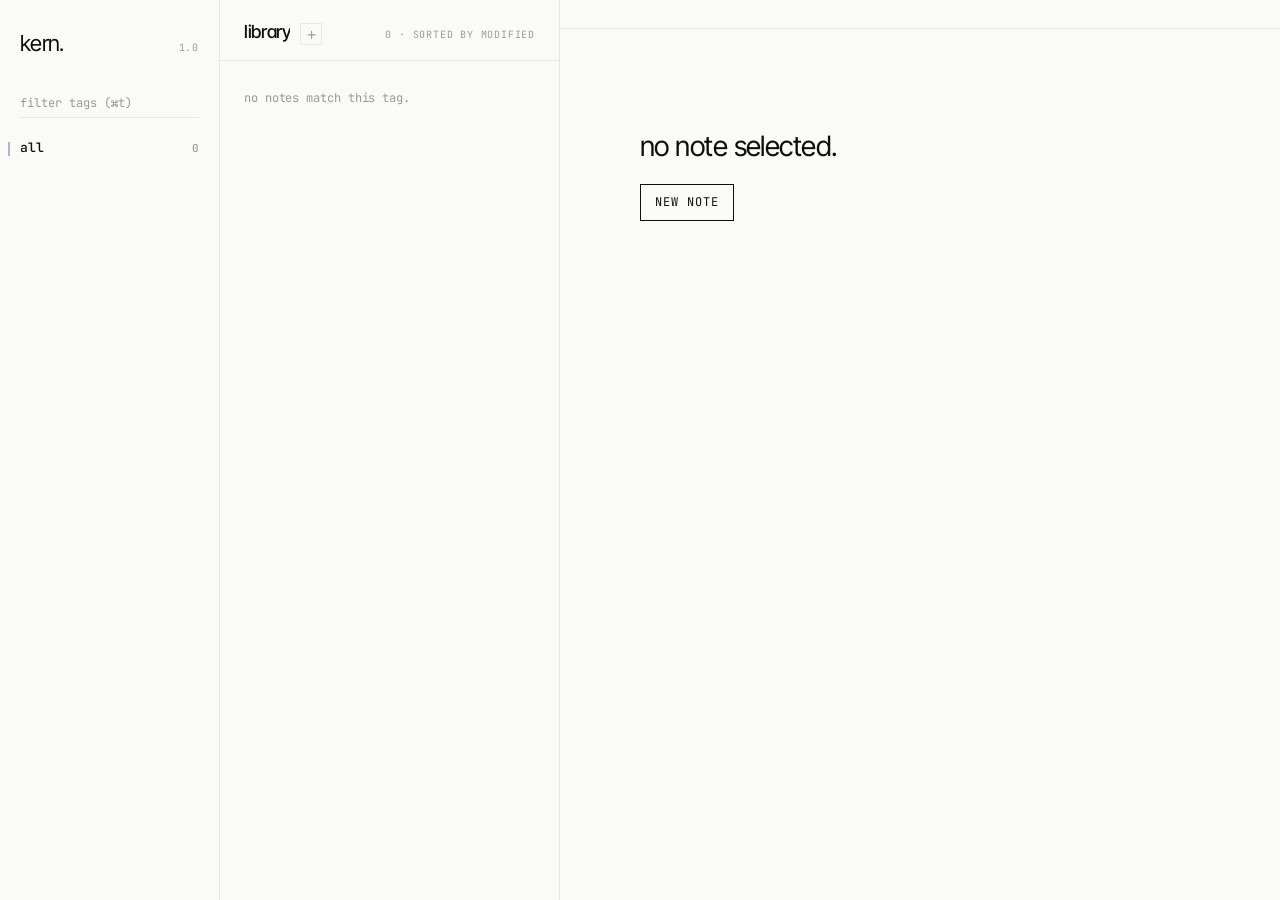
<file: index.html>
<!DOCTYPE html>
<html lang="en">
<head>
<meta charset="UTF-8">
<meta name="viewport" content="width=device-width, initial-scale=1">
<title>kern</title>
<meta name="description" content="A quiet note-taking app.">
<link rel="preconnect" href="https://fonts.googleapis.com">
<link rel="preconnect" href="https://fonts.gstatic.com" crossorigin>
<link href="https://fonts.googleapis.com/css2?family=Inter+Tight:wght@300;400;500;600&family=JetBrains+Mono:wght@400;500&display=swap" rel="stylesheet">
<link rel="stylesheet" href="styles.css">
</head>
<body data-theme="light">

<div class="kern kd" id="kd" role="application" aria-label="Kern">
  <aside class="kd-col kd-side" id="sidebar" aria-label="Tags"></aside>
  <section class="kd-col kd-list" id="list" aria-label="Notes"></section>
  <main class="kd-col kd-edit" aria-label="Editor">
    <div class="kd-edit-bar" id="editor-bar"></div>
    <div class="kd-edit-body" id="editor-body"></div>
    <aside class="kd-info-panel" id="info-panel" aria-label="Note info" hidden></aside>
  </main>
</div>

<script type="module" src="app.js"></script>

</body>
</html>
</file>
<file: styles.css>
/* ============================================================
   Kern — ERIAD tokens + editor + three-pane layout.
   90% neutral, 10% lavender. Hairlines, no shadows, no radii.
   ============================================================ */

:root {
  /* Base */
  --ink:        #0E0E10;
  --paper:      #FAFAF7;
  --mid:        #6B6B70;

  --paper-2:    #F2F2EE;
  --paper-3:    #E8E8E3;
  --ink-2:      #1A1A1D;
  --ink-3:      #2A2A2E;

  --lavender:   #B8B0D6;
  --electric:   #0057FF;

  /* Semantic — light */
  --bg:         var(--paper);
  --bg-raised:  var(--paper-2);
  --fg:         var(--ink);
  --fg-2:       var(--mid);
  --fg-3:       #9A9A9E;
  --rule:       var(--paper-3);
  --accent:     var(--lavender);
  --cursor:     var(--lavender);

  /* Type */
  --font-display: 'Inter Tight', 'Söhne', 'Neue Haas Grotesk', system-ui, sans-serif;
  --font-body:    'Inter Tight', 'Söhne', system-ui, sans-serif;
  --font-mono:    'JetBrains Mono', 'Söhne Mono', ui-monospace, monospace;

  /* Motion */
  --ease:       cubic-bezier(0.22, 1, 0.36, 1);
  --dur-fast:   200ms;
  --dur:        400ms;
  --dur-slow:   600ms;
}

[data-theme="dark"] {
  --bg:         var(--ink);
  --bg-raised:  var(--ink-2);
  --fg:         var(--paper);
  --fg-2:       #A0A0A4;
  --fg-3:       #6B6B70;
  --rule:       var(--ink-3);
  --accent:     var(--lavender);
  --cursor:     var(--lavender);
}

/* ---------- Base ---------- */
* { box-sizing: border-box; }
html, body {
  margin: 0;
  padding: 0;
  width: 100%;
  height: 100%;
  overflow: hidden;
  font-family: var(--font-body);
  font-size: 17px;
  line-height: 1.55;
  letter-spacing: -0.005em;
  color: var(--fg);
  background: var(--bg);
  -webkit-font-smoothing: antialiased;
  text-rendering: optimizeLegibility;
  font-feature-settings: "ss01", "cv11";
}

button {
  font: inherit;
  color: inherit;
  background: none;
  border: 0;
  padding: 0;
  cursor: pointer;
}

::selection {
  background: color-mix(in srgb, var(--accent) 40%, transparent);
  color: var(--fg);
}

/* ============================================================
   Three-pane layout — fills the viewport
   ============================================================ */
.kern.kd {
  width: 100%;
  height: 100%;
  display: grid;
  grid-template-columns: 220px 340px 1fr;
  background: var(--bg);
  color: var(--fg);
  font-family: var(--font-body);
  overflow: hidden;
  transition: grid-template-columns var(--dur) var(--ease);
}
.kd > * { min-height: 0; min-width: 0; overflow: hidden; }
.kd-col {
  border-right: 1px solid var(--rule);
  display: flex;
  flex-direction: column;
  min-height: 0;
  min-width: 0;
}
.kd-col:last-child { border-right: none; }

/* ─── Sidebar ─── */
.kd-side {
  padding: 18px 20px 20px;
  overflow: auto;
  transition: opacity var(--dur) var(--ease);
}
.kd-brand {
  display: flex;
  align-items: baseline;
  justify-content: space-between;
  margin: 8px 0 28px;
  font-family: var(--font-display);
  font-size: 22px;
  letter-spacing: -0.03em;
  font-weight: 400;
  color: var(--fg);
}
.kd-brand .ver {
  font-family: var(--font-mono);
  font-size: 10px;
  color: var(--fg-3);
  text-transform: uppercase;
  letter-spacing: 0.08em;
}

/* Tag filter input (Cmd+T) — mono with a hairline underline. */
.kd-side-filter {
  margin: 0 0 16px;
  border-bottom: 1px solid var(--rule);
  transition: border-color var(--dur-fast) var(--ease);
}
.kd-side-filter input {
  width: 100%;
  padding: 6px 0;
  border: 0;
  outline: 0;
  background: transparent;
  color: var(--fg);
  font-family: var(--font-mono);
  font-size: 12px;
  letter-spacing: 0;
}
.kd-side-filter input::placeholder { color: var(--fg-3); }
.kd-side-filter:focus-within,
.kd-side-filter.has-value { border-bottom-color: var(--accent); }

.kd-side h2 {
  font-family: var(--font-mono);
  font-size: 10px;
  text-transform: uppercase;
  letter-spacing: 0.1em;
  font-weight: 500;
  color: var(--fg-3);
  margin: 0 0 10px;
  padding-top: 18px;
  border-top: 1px solid var(--rule);
}
.kd-side h2:first-of-type {
  border-top: none;
  padding-top: 0;
}

.kd-side .row {
  position: relative;
  display: flex;
  justify-content: space-between;
  align-items: baseline;
  padding: 4px 0;
  font-family: var(--font-mono);
  font-size: 13px;
  letter-spacing: 0;
  color: var(--fg);
  cursor: pointer;
  transition: color var(--dur-fast) var(--ease);
}
.kd-side .row:hover { color: var(--fg); }
.kd-side .row.sel { color: var(--fg); font-weight: 500; }
.kd-side .row.sel::before {
  content: '';
  position: absolute;
  left: -12px;
  top: 8px;
  width: 2px;
  height: 14px;
  background: var(--accent);
}
.kd-side .row.nested {
  padding-left: 14px;
  color: var(--fg-2);
  font-size: 12px;
}
.kd-side .row .c {
  color: var(--fg-3);
  font-size: 11px;
}
.kd-side .row.pin {
  font-family: var(--font-body);
  font-size: 13px;
  color: var(--fg);
  padding: 6px 0;
  border-bottom: 1px solid var(--rule);
  letter-spacing: -0.005em;
  display: block;
  white-space: nowrap;
  overflow: hidden;
  text-overflow: ellipsis;
}
.kd-side .row.pin:last-of-type { border-bottom: none; }
.kd-side .row.sel-pin {
  color: var(--fg);
  font-weight: 500;
}

/* ─── Note list ─── */
.kd-list {
  overflow: auto;
  transition: opacity var(--dur) var(--ease);
}
.kd-list-head {
  padding: 18px 24px 14px;
  display: flex;
  align-items: baseline;
  justify-content: space-between;
  border-bottom: 1px solid var(--rule);
  background: var(--bg);
  position: sticky;
  top: 0;
  z-index: 1;
  gap: 12px;
}
.kd-list-head .head-l {
  display: flex;
  align-items: baseline;
  gap: 10px;
  min-width: 0;
}
.kd-list-head .title {
  font-family: var(--font-display);
  font-size: 18px;
  letter-spacing: -0.02em;
  font-weight: 500;
  color: var(--fg);
  white-space: nowrap;
  overflow: hidden;
  text-overflow: ellipsis;
}
.kd-list-head .new {
  font-family: var(--font-display);
  font-size: 18px;
  font-weight: 300;
  color: var(--fg-3);
  line-height: 1;
  width: 22px;
  height: 22px;
  display: inline-flex;
  align-items: center;
  justify-content: center;
  border: 1px solid var(--rule);
  transition: color var(--dur-fast) var(--ease), border-color var(--dur-fast) var(--ease);
  cursor: pointer;
  transform: translateY(2px);
}
.kd-list-head .new:hover {
  color: var(--fg);
  border-color: var(--fg);
}
.kd-list-head .meta {
  font-family: var(--font-mono);
  font-size: 10px;
  text-transform: uppercase;
  letter-spacing: 0.08em;
  color: var(--fg-3);
  white-space: nowrap;
}
.kd-empty-list {
  padding: 28px 24px;
  font-family: var(--font-mono);
  font-size: 12px;
  color: var(--fg-3);
}

.kd-list-row {
  padding: 16px 24px 18px;
  border-bottom: 1px solid var(--rule);
  position: relative;
  cursor: pointer;
  transition: background var(--dur-fast) var(--ease);
}
.kd-list-row:hover { background: color-mix(in srgb, var(--bg-raised) 60%, transparent); }
.kd-list-row.sel { background: var(--bg-raised); }
.kd-list-row.sel::before {
  content: '';
  position: absolute;
  left: 0;
  top: 0;
  bottom: 0;
  width: 2px;
  background: var(--accent);
}
.kd-list-row .t {
  font-family: var(--font-display);
  font-size: 15px;
  font-weight: 500;
  letter-spacing: -0.01em;
  line-height: 1.25;
  color: var(--fg);
  margin: 0 0 4px;
  padding-right: 18px;
  white-space: nowrap;
  overflow: hidden;
  text-overflow: ellipsis;
}
.kd-list-row .e {
  font-family: var(--font-body);
  font-size: 13px;
  color: var(--fg-2);
  line-height: 1.4;
  margin: 0;
  display: -webkit-box;
  -webkit-line-clamp: 2;
  -webkit-box-orient: vertical;
  overflow: hidden;
  letter-spacing: -0.003em;
}
.kd-list-row .m {
  display: flex;
  gap: 14px;
  font-family: var(--font-mono);
  font-size: 10px;
  color: var(--fg-3);
  margin-top: 8px;
  text-transform: uppercase;
  letter-spacing: 0.06em;
}
.kd-list-row .pin-slot {
  position: absolute;
  top: 17px;
  right: 18px;
  width: 14px;
  height: 14px;
  border-radius: 50%;
  background: transparent;
  border: 1px solid transparent;
  cursor: pointer;
  transition: border-color var(--dur-fast) var(--ease), background var(--dur-fast) var(--ease);
}
.kd-list-row:hover .pin-slot {
  border-color: var(--rule);
}
.kd-list-row .pin-slot.on {
  border-color: transparent;
  background: radial-gradient(circle, var(--accent) 0 3px, transparent 3.5px);
}

/* ─── Editor ─── */
.kd-edit {
  display: flex;
  flex-direction: column;
  overflow: hidden;
  position: relative;
}
.kd-edit-bar {
  display: flex;
  justify-content: space-between;
  align-items: center;
  padding: 14px 32px;
  border-bottom: 1px solid var(--rule);
  font-family: var(--font-mono);
  font-size: 10px;
  text-transform: uppercase;
  letter-spacing: 0.08em;
  color: var(--fg-3);
  gap: 24px;
  flex-wrap: wrap;
  transition: opacity var(--dur) var(--ease);
}
.kd-edit-bar .tags {
  display: flex;
  gap: 14px;
  flex-wrap: wrap;
  min-width: 0;
}
.kd-edit-bar .tags span { white-space: nowrap; }
.kd-edit-bar .tags .sep { color: var(--fg-3); opacity: 0.5; }
.kd-edit-bar .tools {
  display: flex;
  gap: 4px;
  align-items: center;
  flex-shrink: 0;
}
.kd-edit-bar .tools button {
  padding: 4px 10px;
  color: var(--fg-3);
  font-family: inherit;
  font-size: inherit;
  letter-spacing: inherit;
  text-transform: inherit;
  transition: color var(--dur-fast) var(--ease);
  cursor: pointer;
  border-radius: 0;
}
.kd-edit-bar .tools button:hover { color: var(--fg); }
.kd-edit-bar .tools button.on { color: var(--fg); }
.kd-edit-bar .tools button.words {
  cursor: default;
  pointer-events: none;
}
.kd-edit-bar .tools button.trash {
  font-family: var(--font-display);
  font-size: 14px;
  line-height: 1;
  padding: 4px 8px;
}
.kd-edit-bar .tools button.trash:hover { color: #c1352e; }

.kd-edit-body {
  flex: 1;
  overflow: auto;
  padding: 56px 80px 120px;
  scroll-behavior: smooth;
}

/* Contenteditable editor — iA Writer style: hanging block markers + visible inline marks */
.kd-editor {
  display: block;
  max-width: 71ch;
  min-height: 80vh;
  padding: 0 0 0 7ch;
  margin: 0;
  border: 0;
  outline: 0;
  background: transparent;
  color: var(--fg);
  font-family: var(--font-mono);
  font-size: 15px;
  line-height: 1.7;
  letter-spacing: 0;
  caret-color: var(--cursor);
  white-space: pre-wrap;
  word-wrap: break-word;
  tab-size: 2;
}
.kd-editor:empty::before {
  content: attr(data-placeholder);
  color: var(--fg-3);
  pointer-events: none;
}
.kd-editor .kd-line {
  display: block;
  min-height: 1.7em;
}
.kd-editor .kd-line-blank { min-height: 1.7em; }
.kd-editor .kd-s {
  transition: opacity var(--dur) var(--ease);
  opacity: 1;
}

/* Hanging block marker — occupies 7ch gutter to the left of the content column */
.kd-editor .kd-bm {
  display: inline-block;
  width: 7ch;
  margin-left: -7ch;
  padding-right: 1ch;
  box-sizing: border-box;
  text-align: right;
  color: var(--fg-3);
  font-weight: 400;
  user-select: all;
}
.kd-editor .kd-bm-h { color: var(--accent); }
.kd-editor .kd-bm-task { letter-spacing: -0.04em; }
.kd-editor .kd-bm-q { color: var(--fg-2); font-style: italic; }
/* HR and code-fence markers opt OUT of the hanging gutter — they read better
   inline with the content frame they introduce. */
.kd-editor .kd-bm-hr,
.kd-editor .kd-bm-code-fence {
  display: inline;
  width: auto;
  margin-left: 0;
  padding-right: 0;
  text-align: left;
  color: var(--fg-3);
}
.kd-editor .kd-bm-code-fence { font-family: var(--font-mono); }
.kd-editor .kd-bm-lang { color: var(--fg-3); font-family: var(--font-mono); font-size: 13px; }

/* Heading / quote / done modifiers live on the line div */
.kd-editor .kd-line-h1 { font-weight: 500; letter-spacing: -0.01em; }
.kd-editor .kd-line-h2,
.kd-editor .kd-line-h3,
.kd-editor .kd-line-h4 { font-weight: 500; }
.kd-editor .kd-line-q  { color: var(--fg-2); font-style: italic; }
.kd-editor .kd-line-done { color: var(--fg-3); text-decoration: line-through; text-decoration-thickness: 1px; }
.kd-editor .kd-line-hr {
  color: var(--fg-3);
  margin: 8px 0;
}
.kd-editor .kd-line-code,
.kd-editor .kd-line-code-fence {
  font-family: var(--font-mono);
  font-size: 13px;
  background: color-mix(in srgb, var(--bg-raised) 55%, transparent);
  border-left: 1px solid var(--rule);
  padding-left: 8px;
  margin-left: -8px;
}
.kd-editor .kd-line-code { color: var(--fg); }
.kd-editor .kd-line-code-fence {
  color: var(--fg-3);
  opacity: 0.3;
  transition: opacity var(--dur-fast) var(--ease);
}
.kd-editor .kd-line-code-fence.fence-active { opacity: 1; }

/* Inline marks — syntax in dim, content in ink */
.kd-editor .kd-mk { color: var(--fg-3); }
.kd-editor .kd-tag {
  color: var(--fg);
  border-bottom: 1px solid var(--fg-3);
}
.kd-editor .kd-b { font-weight: 600; }
.kd-editor .kd-i { font-style: italic; }
.kd-editor .kd-c {
  font-family: var(--font-mono);
  background: var(--bg-raised);
  padding: 0 4px;
}
.kd-editor .kd-l { color: var(--fg); }
.kd-editor .kd-l > :nth-child(2) { border-bottom: 1px solid currentColor; }
.kd-editor .kd-l-bare,
.kd-editor .kd-l-auto { color: var(--fg); }
.kd-editor .kd-l-bare { border-bottom: 1px solid var(--fg-3); }
.kd-editor .kd-l-auto > :nth-child(2) { border-bottom: 1px solid var(--fg-3); }
.kd-editor .kd-img { color: var(--fg); }
.kd-editor .kd-img > :nth-child(2) { border-bottom: 1px dashed var(--fg-3); }
.kd-editor .kd-strike > :nth-child(2) { text-decoration: line-through; opacity: 0.6; }

/* Empty state */
.kd-empty {
  max-width: 40ch;
  display: flex;
  flex-direction: column;
  gap: 16px;
  padding-top: 40px;
}
.kd-empty-title {
  font-family: var(--font-display);
  font-size: 28px;
  letter-spacing: -0.02em;
  color: var(--fg);
}
.kd-empty-cta {
  align-self: flex-start;
  font-family: var(--font-mono);
  font-size: 12px;
  text-transform: uppercase;
  letter-spacing: 0.08em;
  color: var(--fg);
  padding: 8px 14px;
  border: 1px solid var(--fg);
  cursor: pointer;
  transition: background var(--dur-fast) var(--ease), color var(--dur-fast) var(--ease);
}
.kd-empty-cta:hover {
  background: var(--fg);
  color: var(--bg);
}

/* Info panel */
.kd-info-panel {
  position: absolute;
  top: 0;
  right: 0;
  bottom: 0;
  width: 320px;
  max-width: 100%;
  background: var(--bg);
  border-left: 1px solid var(--rule);
  padding: 24px 28px;
  overflow: auto;
  display: flex;
  flex-direction: column;
  gap: 20px;
  transform: translateX(100%);
  transition: transform var(--dur) var(--ease);
  z-index: 5;
}
.kd-info-panel.open { transform: translateX(0); }
.kd-info-head {
  display: flex;
  justify-content: space-between;
  align-items: center;
  font-family: var(--font-mono);
  font-size: 10px;
  text-transform: uppercase;
  letter-spacing: 0.08em;
  color: var(--fg-3);
}
.kd-info-head button {
  font-family: inherit;
  font-size: 14px;
  color: var(--fg-3);
  transition: color var(--dur-fast) var(--ease);
  line-height: 1;
  cursor: pointer;
}
.kd-info-head button:hover { color: var(--fg); }
.kd-info-stats {
  display: flex;
  flex-direction: column;
}
.kd-info-stats .stat {
  font-family: var(--font-mono);
  font-size: 12px;
  color: var(--fg-2);
  display: flex;
  justify-content: space-between;
  padding: 8px 0;
  border-bottom: 1px solid var(--rule);
  letter-spacing: 0;
}
.kd-info-stats .stat .v { color: var(--fg); }
.kd-info-toc-label {
  font-family: var(--font-mono);
  font-size: 10px;
  text-transform: uppercase;
  letter-spacing: 0.08em;
  color: var(--fg-3);
  margin-bottom: 8px;
}
.kd-info-toc .toc-row {
  font-family: var(--font-mono);
  font-size: 12px;
  color: var(--fg-2);
  padding: 5px 0;
  letter-spacing: 0;
  line-height: 1.4;
  cursor: pointer;
  transition: color var(--dur-fast) var(--ease);
}
.kd-info-toc .toc-row:hover { color: var(--fg); }
.kd-info-toc .toc-row .n {
  color: var(--fg-3);
  margin-right: 8px;
}
.kd-info-toc .toc-row.l1 { color: var(--fg); }
.kd-info-toc .toc-row.l2 { padding-left: 14px; }
.kd-info-toc .toc-row.l3 { padding-left: 28px; }
.kd-info-toc .toc-row.l4 {
  padding-left: 42px;
  text-transform: uppercase;
  letter-spacing: 0.04em;
  font-size: 10px;
}

/* ============================================================
   FOCUS MODE — rails collapse, editor stays at its measure.
   Only the sentence under the caret is lit.
   ============================================================ */
.kern.kd.focus-on {
  grid-template-columns: 0 0 1fr;
}
.kd.focus-on .kd-side,
.kd.focus-on .kd-list {
  opacity: 0;
  pointer-events: none;
  visibility: hidden;
  padding: 0;
  border-right: 0;
  transition:
    opacity var(--dur-fast) var(--ease),
    padding var(--dur) var(--ease),
    visibility 0s linear var(--dur-fast);
}
.kd.focus-on .kd-edit-bar {
  opacity: 0.2;
  transition: opacity var(--dur) var(--ease);
}
.kd.focus-on .kd-edit-bar:hover,
.kd.focus-on .kd-edit-bar:focus-within {
  opacity: 1;
}
.kd.focus-on .kd-edit-body {
  padding-top: 88px;
  padding-bottom: 160px;
}
.kd.focus-on .kd-editor {
  margin-left: auto;
  margin-right: auto;
}

.kd.focus-on .kd-editor .kd-s {
  opacity: 0.28;
}
.kd.focus-on .kd-editor .kd-s.on,
.kd.focus-on .kd-editor .kd-s.pin {
  opacity: 1;
}
/* Pin marker — a single lavender hairline along the sentence's leading edge */
.kd-editor .kd-s.pin {
  box-shadow: inset 2px 0 0 var(--accent);
  padding-left: 6px;
  margin-left: -8px;
  transition: padding var(--dur-fast) var(--ease);
}

/* Typewriter scroll — reserve vertical room above/below so the caret can sit at the midline. */
.kd.typewriter-on .kd-edit-body {
  padding-top: 40vh;
  padding-bottom: 40vh;
  scroll-behavior: smooth;
}

/* ============================================================
   Responsive
   ============================================================ */
@media (max-width: 1100px) {
  .kern.kd:not(.focus-on) { grid-template-columns: 200px 300px 1fr; }
  .kd-edit-body { padding: 48px 56px 96px; }
}
@media (max-width: 820px) {
  .kern.kd:not(.focus-on) { grid-template-columns: 0 280px 1fr; }
  .kern.kd:not(.focus-on) .kd-side { display: none; }
  .kd-edit-body { padding: 40px 32px 80px; }
}
@media (max-width: 620px) {
  .kern.kd:not(.focus-on) { grid-template-columns: 0 0 1fr; }
  .kern.kd:not(.focus-on) .kd-side,
  .kern.kd:not(.focus-on) .kd-list { display: none; }
}

@media (prefers-reduced-motion: reduce) {
  *, *::before, *::after {
    animation-duration: 0.01ms !important;
    animation-iteration-count: 1 !important;
    transition-duration: 0.01ms !important;
  }
}

/* ============================================================
   PRINT — the on-screen page, literally.
   Preserves the 7ch hanging gutter and 64ch measure; flattens
   focus dim; drops lavender; hairlines only.
   ============================================================ */
@page { margin: 2cm; }
@media print {
  html, body {
    height: auto;
    overflow: visible;
    background: #fff;
    color: #000;
  }
  .kern.kd {
    display: block;
    width: auto;
    height: auto;
    overflow: visible;
    grid-template-columns: none;
  }
  .kd-side,
  .kd-list,
  .kd-edit-bar,
  .kd-info-panel { display: none !important; }
  .kd-edit { display: block; overflow: visible; }
  .kd-edit-body {
    padding: 0;
    overflow: visible;
  }
  .kd-editor {
    color: #000;
    font-size: 11pt;
    line-height: 1.55;
    max-width: none;
    min-height: 0;
    padding-left: 7ch;
  }
  .kd-editor .kd-s,
  .kd-editor .kd-s.on,
  .kd-editor .kd-s.pin { opacity: 1 !important; }
  .kd-editor .kd-s.pin {
    box-shadow: none;
    padding-left: 0;
    margin-left: 0;
  }
  .kd-editor .kd-bm,
  .kd-editor .kd-bm-h,
  .kd-editor .kd-bm-q,
  .kd-editor .kd-bm-hr,
  .kd-editor .kd-bm-code-fence,
  .kd-editor .kd-bm-lang,
  .kd-editor .kd-mk,
  .kd-editor .kd-tag { color: #666 !important; }
  .kd-editor .kd-c {
    background: transparent;
    border: 0.5pt solid #999;
    padding: 0 2px;
  }
  .kd-editor .kd-line-hr { margin: 10pt 0; }
  .kd-editor .kd-line-code,
  .kd-editor .kd-line-code-fence {
    background: transparent;
    border-left: 0.5pt solid #999;
    page-break-inside: avoid;
    break-inside: avoid;
  }
  .kd-editor .kd-line-h1 {
    page-break-before: always;
    break-before: page;
  }
  .kd-editor .kd-line-h1:first-of-type {
    page-break-before: auto;
    break-before: auto;
  }
  .kd-editor .kd-line-h2,
  .kd-editor .kd-line-h3,
  .kd-editor .kd-line-h4 {
    page-break-after: avoid;
    break-after: avoid;
  }
  .kd-editor .kd-line {
    orphans: 2;
    widows: 2;
  }
}
</file>
